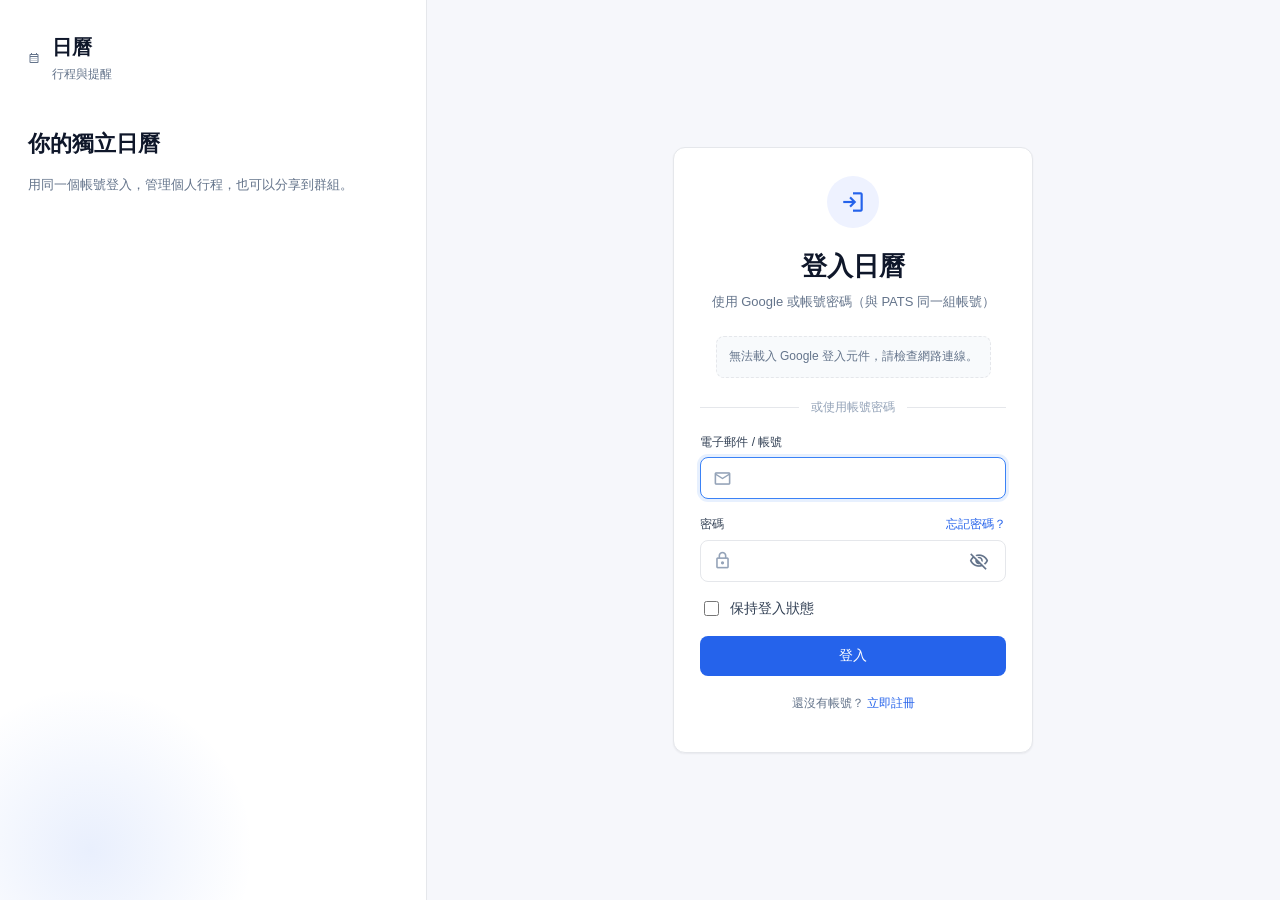
<file: index.html>
<!DOCTYPE html>
<html lang="zh-Hant">
<head>
  <meta charset="utf-8">
  <meta name="viewport" content="width=device-width, initial-scale=1, viewport-fit=cover">
  <title>日曆</title>
  <script>
    if ('serviceWorker' in navigator) {
      navigator.serviceWorker.getRegistrations().then(function (regs) {
        regs.forEach(function (reg) { reg.unregister(); });
      });
      if (window.caches) {
        caches.keys().then(function (keys) {
          keys.forEach(function (key) { caches.delete(key); });
        });
      }
    }
  </script>
  <meta name="description" content="獨立日曆：登入後管理個人與群組行程。">
  <meta name="theme-color" content="#2563eb">
  <link rel="icon" href="data:image/svg+xml,<svg xmlns='http://www.w3.org/2000/svg' viewBox='0 0 32 32'><rect width='32' height='32' rx='8' fill='%232563eb'/><text x='16' y='22' font-size='16' font-family='sans-serif' font-weight='700' fill='white' text-anchor='middle'>日</text></svg>">
  <link rel="preconnect" href="https://script.google.com" crossorigin>
  <link rel="preconnect" href="https://script.googleusercontent.com" crossorigin>
  <link rel="preconnect" href="https://fonts.googleapis.com">
  <link rel="preconnect" href="https://fonts.gstatic.com" crossorigin>
  <link
    href="https://fonts.googleapis.com/css2?family=Material+Symbols+Outlined:opsz,wght,FILL,GRAD@24,400,0,0&icon_names=add,badge,calendar_month,chevron_left,chevron_right,delete_sweep,edit_square,error,key,lock,lock_reset,login,logout,mail,person_add,pin,visibility,visibility_off&display=swap"
    rel="stylesheet">
  <link rel="stylesheet" href="assets/css/styles.css?v=20261031a">
  <link rel="stylesheet" href="assets/css/standalone.css?v=20261031a">
</head>
<body class="cal-site-body">
  <div id="loading" class="loading-veil">
    <div class="spinner" role="status" aria-label="載入中"></div>
  </div>

  <section id="auth" class="auth hidden">
    <aside class="auth-brand">
      <div class="auth-logo">
        <span class="material-symbols-outlined" aria-hidden="true">calendar_month</span>
        <div>
          <h1>日曆</h1>
          <span>行程與提醒</span>
        </div>
      </div>
      <div class="auth-pitch">
        <h2>你的獨立日曆</h2>
        <p>用同一個帳號登入，管理個人行程，也可以分享到群組。</p>
      </div>
    </aside>

    <main class="auth-main">
      <div class="auth-card card">
        <div id="login-panel">
          <div class="auth-mark"><span class="material-symbols-outlined">login</span></div>
          <h2 class="auth-title">登入日曆</h2>
          <p class="auth-sub">使用 Google 或帳號密碼（與 PATS 同一組帳號）</p>
          <div id="google-slot" class="google-slot"></div>
          <div class="auth-divider">或使用帳號密碼</div>
          <form id="login-form" class="auth-form" autocomplete="on">
            <div id="login-error" class="form-error hidden">
              <span class="material-symbols-outlined">error</span>
              <span data-role="text"></span>
            </div>
            <div class="field">
              <label class="field-label" for="login-account"><strong>電子郵件 / 帳號</strong></label>
              <div class="input-wrap">
                <span class="material-symbols-outlined">mail</span>
                <input id="login-account" name="account" type="text" autocomplete="username" required>
              </div>
            </div>
            <div class="field">
              <label class="field-label" for="login-password">
                <strong>密碼</strong>
                <a href="#" id="forgot-link">忘記密碼？</a>
              </label>
              <div class="input-wrap">
                <span class="material-symbols-outlined">lock</span>
                <input id="login-password" name="password" type="password" autocomplete="current-password" required>
                <button type="button" class="icon-btn" data-toggle-password="login-password" aria-label="顯示密碼">
                  <span class="material-symbols-outlined">visibility_off</span>
                </button>
              </div>
            </div>
            <label class="checkbox">
              <input id="login-remember" type="checkbox">
              <span>保持登入狀態</span>
            </label>
            <button id="login-submit" type="submit" class="btn btn-primary btn-block">登入</button>
          </form>
          <p class="auth-footer">還沒有帳號？ <a href="#" id="go-register">立即註冊</a></p>
        </div>

        <div id="register-panel" class="hidden">
          <div class="auth-mark"><span class="material-symbols-outlined">person_add</span></div>
          <h2 class="auth-title">建立帳號</h2>
          <p class="auth-sub" id="register-sub">使用 Google 或填寫資料</p>
          <div id="google-slot-register" class="google-slot"></div>
          <div class="auth-divider" id="register-divider">或自行填寫資料</div>
          <ol class="steps" id="register-steps">
            <li class="step is-active" data-step="1"><span>1</span>填寫資料</li>
            <li class="step" data-step="2"><span>2</span>驗證信箱</li>
          </ol>
          <div id="register-error" class="form-error hidden">
            <span class="material-symbols-outlined">error</span>
            <span data-role="text"></span>
          </div>
          <form id="register-form" class="auth-form" autocomplete="on">
            <div class="field">
              <label class="field-label" for="register-name"><strong>顯示名稱</strong></label>
              <div class="input-wrap">
                <span class="material-symbols-outlined">badge</span>
                <input id="register-name" type="text" maxlength="40" required>
              </div>
            </div>
            <div class="field">
              <label class="field-label" for="register-email"><strong>電子郵件</strong></label>
              <div class="input-wrap">
                <span class="material-symbols-outlined">mail</span>
                <input id="register-email" type="email" autocomplete="email" required>
              </div>
            </div>
            <div class="field">
              <label class="field-label" for="register-password"><strong>密碼</strong></label>
              <div class="input-wrap">
                <span class="material-symbols-outlined">lock</span>
                <input id="register-password" type="password" autocomplete="new-password" required>
                <button type="button" class="icon-btn" data-toggle-password="register-password" aria-label="顯示密碼">
                  <span class="material-symbols-outlined">visibility_off</span>
                </button>
              </div>
            </div>
            <div class="field">
              <label class="field-label" for="register-confirm"><strong>確認密碼</strong></label>
              <div class="input-wrap">
                <span class="material-symbols-outlined">lock_reset</span>
                <input id="register-confirm" type="password" autocomplete="new-password" required>
              </div>
            </div>
            <div class="field hidden" id="invite-field">
              <label class="field-label" for="register-invite"><strong>邀請碼</strong></label>
              <div class="input-wrap">
                <span class="material-symbols-outlined">key</span>
                <input id="register-invite" type="text">
              </div>
            </div>
            <button id="register-submit" type="submit" class="btn btn-primary btn-block">寄送驗證碼</button>
          </form>
          <form id="register-verify-form" class="auth-form hidden">
            <div class="field">
              <label class="field-label" for="register-code"><strong>驗證碼</strong></label>
              <div class="input-wrap">
                <span class="material-symbols-outlined">pin</span>
                <input id="register-code" type="text" inputmode="numeric" maxlength="6" class="code-input" required>
              </div>
            </div>
            <button id="register-verify-submit" type="submit" class="btn btn-primary btn-block">完成註冊</button>
            <button id="register-resend" type="button" class="btn btn-ghost btn-block">沒收到？重新寄送</button>
            <button id="register-back" type="button" class="btn btn-quiet btn-block">上一步</button>
          </form>
          <p class="auth-footer">已經有帳號了？ <a href="#" id="go-login">返回登入</a></p>
        </div>

        <div id="reset-panel" class="hidden">
          <div class="auth-mark"><span class="material-symbols-outlined">lock_reset</span></div>
          <h2 class="auth-title">重設密碼</h2>
          <p class="auth-sub" id="reset-sub">輸入電子郵件，我們會寄驗證碼</p>
          <ol class="steps" id="reset-steps">
            <li class="step is-active" data-step="1"><span>1</span>驗證信箱</li>
            <li class="step" data-step="2"><span>2</span>輸入驗證碼</li>
            <li class="step" data-step="3"><span>3</span>設定新密碼</li>
          </ol>
          <div id="reset-error" class="form-error hidden">
            <span class="material-symbols-outlined">error</span>
            <span data-role="text"></span>
          </div>
          <form id="reset-email-form" class="auth-form">
            <div class="field">
              <label class="field-label" for="reset-email"><strong>電子郵件</strong></label>
              <div class="input-wrap">
                <span class="material-symbols-outlined">mail</span>
                <input id="reset-email" type="email" required>
              </div>
            </div>
            <button id="reset-email-submit" type="submit" class="btn btn-primary btn-block">寄送驗證碼</button>
          </form>
          <form id="reset-code-form" class="auth-form hidden">
            <div class="field">
              <label class="field-label" for="reset-code"><strong>驗證碼</strong></label>
              <div class="input-wrap">
                <span class="material-symbols-outlined">pin</span>
                <input id="reset-code" type="text" inputmode="numeric" maxlength="6" class="code-input" required>
              </div>
            </div>
            <button id="reset-code-submit" type="submit" class="btn btn-primary btn-block">驗證</button>
            <button id="reset-resend" type="button" class="btn btn-ghost btn-block">重新寄送</button>
          </form>
          <form id="reset-password-form" class="auth-form hidden">
            <div class="field">
              <label class="field-label" for="reset-new"><strong>新密碼</strong></label>
              <div class="input-wrap">
                <span class="material-symbols-outlined">lock</span>
                <input id="reset-new" type="password" autocomplete="new-password" required>
                <button type="button" class="icon-btn" data-toggle-password="reset-new" aria-label="顯示密碼">
                  <span class="material-symbols-outlined">visibility_off</span>
                </button>
              </div>
            </div>
            <div class="field">
              <label class="field-label" for="reset-confirm"><strong>確認新密碼</strong></label>
              <div class="input-wrap">
                <span class="material-symbols-outlined">lock_reset</span>
                <input id="reset-confirm" type="password" autocomplete="new-password" required>
              </div>
            </div>
            <button id="reset-password-submit" type="submit" class="btn btn-primary btn-block">更新密碼並登入</button>
          </form>
          <p class="auth-footer"><a href="#" id="reset-back">返回登入</a></p>
        </div>
      </div>
    </main>
  </section>

  <div id="app" class="cal-site hidden">
    <header class="cal-site-bar">
      <div class="cal-site-brand">
        <span class="material-symbols-outlined">calendar_month</span>
        <span>日曆</span>
      </div>
      <div class="cal-site-user">
        <span id="me-name"></span>
        <button type="button" class="btn btn-ghost" id="logout-btn">登出</button>
      </div>
    </header>
    <section class="settings-pane calendar-pane scroll-y" id="calendar-pane"></section>
  </div>

  <div id="modal-root"></div>
  <div id="menu-root"></div>
  <div class="toast-stack" id="toast-root"></div>

  <script defer src="assets/js/config.js?v=20261031a"></script>
  <script defer src="assets/js/core.js?v=20261031a"></script>
  <script defer src="assets/js/auth.js?v=20261031a"></script>
  <script defer src="assets/js/calendar.js?v=20261031b"></script>
  <script defer src="assets/js/boot.js?v=20261031a"></script>
  <script>
    document.addEventListener('DOMContentLoaded', function () {
      var btn = document.getElementById('logout-btn');
      if (btn) btn.addEventListener('click', function () {
        if (window.PatsAuth) PatsAuth.logout({ relogin: true });
      });
    });
  </script>
</body>
</html>
</file>
<file: assets/css/styles.css>
/* =====================================================================
   PATS — 設計系統
   ===================================================================== */

:root {
  --brand-50:  #eef2ff;
  --brand-100: #e0e7ff;
  --brand-200: #c7d2fe;
  --brand-500: #3b82f6;
  --brand-600: #2563eb;
  --brand-700: #1d4ed8;
  --brand-900: #1e3a8a;

  --ink-900: #0f172a;
  --ink-700: #334155;
  --ink-500: #64748b;
  --ink-400: #94a3b8;
  --ink-300: #cbd5e1;

  --line:      #e5e7eb;
  --line-soft: #f1f5f9;

  --surface:      #ffffff;
  --surface-sunk: #f8fafc;
  --surface-rail: #ffffff;
  --canvas:       #f6f7fb;

  --danger:  #dc2626;
  --success: #16a34a;
  --warning: #d97706;

  --r-sm: 6px;
  --r-md: 8px;
  --r-lg: 12px;
  --r-xl: 16px;
  --r-full: 999px;

  --shadow-sm: 0 1px 2px rgba(15, 23, 42, .06);
  --shadow-md: 0 4px 12px rgba(15, 23, 42, .06);
  --shadow-lg: 0 12px 32px rgba(15, 23, 42, .10);

  --rail-w: 224px;
  --list-w: 288px;
  --header-h: 52px;

  --ease: cubic-bezier(.4, 0, .2, 1);
}

* { box-sizing: border-box; }

html, body {
  height: 100%;
  margin: 0;
}

body {
  font-family: "Microsoft JhengHei", "PingFang TC", -apple-system, BlinkMacSystemFont,
               "Segoe UI", Roboto, "Helvetica Neue", Arial, sans-serif;
  font-size: 14px;
  line-height: 1.55;
  color: var(--ink-900);
  background: var(--canvas);
  -webkit-font-smoothing: antialiased;
  overflow: hidden;
}

button, input, select, textarea { font: inherit; color: inherit; }
button { cursor: pointer; border: none; background: none; padding: 0; }
a { color: var(--brand-600); text-decoration: none; }
a:hover { text-decoration: underline; }

.material-symbols-outlined {
  font-variation-settings: 'FILL' 0, 'wght' 400, 'GRAD' 0, 'opsz' 24;
  user-select: none;
  line-height: 1;
}

.hidden { display: none !important; }
.sr-only {
  position: absolute; width: 1px; height: 1px; padding: 0; margin: -1px;
  overflow: hidden; clip: rect(0 0 0 0); white-space: nowrap; border: 0;
}

/* ------------------------------------------------------------- 捲軸樣式 */

.scroll-y { overflow-y: auto; overscroll-behavior: contain; }
.scroll-y::-webkit-scrollbar { width: 8px; }
.scroll-y::-webkit-scrollbar-thumb {
  background: var(--ink-300); border-radius: var(--r-full);
  border: 2px solid transparent; background-clip: content-box;
}
.scroll-y::-webkit-scrollbar-thumb:hover { background: var(--ink-400); background-clip: content-box; }
.scroll-y::-webkit-scrollbar-track { background: transparent; }

/* ================================================================ 元件 */

.btn {
  display: inline-flex; align-items: center; justify-content: center; gap: 8px;
  height: 40px; padding: 0 18px;
  border-radius: var(--r-md);
  font-weight: 500; white-space: nowrap;
  transition: background-color .15s var(--ease), border-color .15s var(--ease),
              color .15s var(--ease), box-shadow .15s var(--ease);
}
.btn:disabled { opacity: .55; cursor: not-allowed; }
.btn .material-symbols-outlined { font-size: 18px; }

.btn-primary { background: var(--brand-600); color: #fff; }
.btn-primary:hover:not(:disabled) { background: var(--brand-700); }

.btn-outline {
  background: var(--surface); color: var(--brand-600);
  border: 1px solid var(--brand-200);
}
.btn-outline:hover:not(:disabled) { background: var(--brand-50); border-color: var(--brand-500); }

.btn-ghost { background: transparent; color: var(--ink-700); border: 1px solid var(--line); }
.btn-ghost:hover:not(:disabled) { background: var(--surface-sunk); }

.btn-quiet { color: var(--ink-500); }
.btn-quiet:hover:not(:disabled) { color: var(--ink-900); }

.btn-danger { background: transparent; color: var(--danger); font-weight: 500; }
.btn-danger:hover:not(:disabled) { text-decoration: underline; }

.btn-block { width: 100%; }

.icon-btn {
  display: inline-flex; align-items: center; justify-content: center;
  width: 34px; height: 34px; border-radius: var(--r-md);
  color: var(--ink-500);
  transition: background-color .15s var(--ease), color .15s var(--ease);
}
.icon-btn:hover { background: var(--surface-sunk); color: var(--ink-900); }
.icon-btn .material-symbols-outlined { font-size: 20px; }

.field { display: flex; flex-direction: column; gap: 6px; }
.field-label {
  display: flex; align-items: center; justify-content: space-between;
  font-size: 12px; color: var(--ink-500);
}
.field-label strong { font-weight: 500; color: var(--ink-700); }

.input-wrap {
  display: flex; align-items: center; gap: 8px;
  height: 42px; padding: 0 12px;
  background: var(--surface);
  border: 1px solid var(--line); border-radius: var(--r-md);
  transition: border-color .15s var(--ease), box-shadow .15s var(--ease);
}
.input-wrap:focus-within {
  border-color: var(--brand-500);
  box-shadow: 0 0 0 3px rgba(59, 130, 246, .12);
}
.input-wrap > .material-symbols-outlined { font-size: 19px; color: var(--ink-400); }
.input-wrap input {
  flex: 1; min-width: 0; height: 100%;
  border: none; outline: none; background: transparent;
}
.input-wrap input::placeholder { color: var(--ink-400); }
.input-wrap .icon-btn { width: 28px; height: 28px; }

.input {
  height: 42px; padding: 0 12px; width: 100%;
  background: var(--surface);
  border: 1px solid var(--line); border-radius: var(--r-md);
  outline: none;
  transition: border-color .15s var(--ease), box-shadow .15s var(--ease);
}
textarea.input {
  height: auto;
  min-height: 84px;
  padding: 10px 12px;
  line-height: 1.45;
  resize: vertical;
}
select.input { appearance: auto; background-color: var(--surface); }
.input:focus { border-color: var(--brand-500); box-shadow: 0 0 0 3px rgba(59, 130, 246, .12); }

.checkbox { display: inline-flex; align-items: center; gap: 8px; color: var(--ink-700); cursor: pointer; }
.checkbox input { width: 15px; height: 15px; accent-color: var(--brand-600); cursor: pointer; }

.avatar {
  flex: none; display: grid; place-items: center;
  width: 40px; height: 40px; border-radius: var(--r-full);
  background: var(--brand-100); color: var(--brand-700);
  font-weight: 600; font-size: 14px;
  object-fit: cover; overflow: hidden;
  flex-shrink: 0;
}
.avatar img {
  display: block;
  width: 100%; height: 100%;
  object-fit: cover;
  border-radius: inherit;
}
.avatar-sm { width: 32px; height: 32px; font-size: 12px; }
.avatar-lg { width: 44px; height: 44px; }

.badge {
  display: inline-grid; place-items: center;
  min-width: 20px; height: 20px; padding: 0 6px;
  border-radius: var(--r-full);
  background: var(--brand-600); color: #fff;
  font-size: 11px; font-weight: 600;
}

.card {
  background: var(--surface);
  border: 1px solid var(--line);
  border-radius: var(--r-lg);
  box-shadow: var(--shadow-sm);
}

.empty-state {
  display: flex; flex-direction: column; align-items: center; justify-content: center;
  gap: 12px; padding: 40px 24px; text-align: center; margin: auto;
  max-width: 380px;
}
.empty-state .glyph {
  display: grid; place-items: center;
  width: 96px; height: 96px; border-radius: var(--r-full);
  background: var(--brand-50); color: var(--brand-500);
}
.empty-state .glyph .material-symbols-outlined { font-size: 44px; }
.empty-state h3 { margin: 4px 0 0; font-size: 18px; font-weight: 600; }
.empty-state p { margin: 0; color: var(--ink-500); font-size: 13px; }

/* =============================================================== 登入頁 */

.auth {
  display: grid;
  grid-template-columns: minmax(300px, 1fr) 2fr;
  height: 100vh; height: 100dvh;
}

.auth-brand {
  position: relative; overflow: hidden;
  display: flex; flex-direction: column;
  padding: 32px 28px;
  background: var(--surface);
  border-right: 1px solid var(--line);
}
.auth-brand::after {
  content: ''; position: absolute; left: -80px; bottom: -120px;
  width: 340px; height: 340px; border-radius: 50%;
  background: radial-gradient(circle, rgba(37, 99, 235, .10), transparent 68%);
  pointer-events: none;
}
.auth-brand > * { position: relative; z-index: 1; }

.auth-logo { display: flex; align-items: center; gap: 12px; }
.auth-logo-img { width: 48px; height: 48px; flex: none; display: block; }
.auth-logo h1 { margin: 0; font-size: 20px; font-weight: 700; letter-spacing: .5px; }
.auth-logo span { font-size: 12px; color: var(--ink-500); }

.auth-pitch { margin-top: 42px; }
.auth-pitch h2 { margin: 0 0 12px; font-size: 17px; font-weight: 700; }
.auth-pitch p { margin: 0; color: var(--ink-500); font-size: 13px; line-height: 1.9; }

.auth-note {
  margin-top: auto; display: flex; align-items: center; gap: 8px;
  color: var(--brand-600); font-size: 12px;
}
.auth-note .material-symbols-outlined { font-size: 18px; color: var(--ink-400); }

.auth-main {
  display: grid; place-items: center;
  padding: 24px;
  background: var(--canvas);
  overflow-y: auto;
}

.auth-card { width: 100%; max-width: 360px; padding: 28px 26px; }

.auth-mark {
  display: grid; place-items: center; margin: 0 auto 18px;
  width: 52px; height: 52px; border-radius: var(--r-full);
  background: var(--brand-50); color: var(--brand-600);
}
.auth-mark .material-symbols-outlined { font-size: 26px; }

.auth-title { margin: 0; font-size: 26px; font-weight: 700; text-align: center; }
.auth-sub { margin: 6px 0 24px; text-align: center; color: var(--ink-500); font-size: 13px; }

.auth-form { display: flex; flex-direction: column; gap: 16px; }

.auth-divider {
  display: flex; align-items: center; gap: 12px;
  margin: 20px 0 16px; color: var(--ink-400); font-size: 12px;
}
.auth-divider::before, .auth-divider::after {
  content: ''; flex: 1; height: 1px; background: var(--line);
}

/* Google Identity Services 會把官方按鈕渲染進 .google-slot，
   我們只負責讓它水平置中並撐滿卡片寬度。 */
.google-slot { display: flex; justify-content: center; min-height: 42px; }
.google-slot > div { width: 100%; }
/* Android APP 用系統登入，按鈕由我們自己畫 */
.google-slot > .btn-google-native { width: 100%; min-height: 42px; }

.auth-hint {
  margin: 0; padding: 10px 12px;
  background: var(--surface-sunk); border: 1px dashed var(--line);
  border-radius: var(--r-md);
  font-size: 12px; color: var(--ink-500); text-align: center;
}

.auth-footer { margin-top: 18px; text-align: center; font-size: 12px; color: var(--ink-500); }
.auth-download { margin-top: 8px; }
.is-native-app .auth-download, .is-desktop-app .auth-download, .is-ios-browser .auth-download { display: none; }
.auth-ios { display: none; margin-top: 8px; }
.is-ios-browser .auth-ios { display: block; }

.field-note { font-size: 11.5px; color: var(--ink-400); }

/* 忘記密碼的三步驟指示器 */
.steps {
  display: flex;
  align-items: center;
  gap: 6px;
  list-style: none;
  margin: 0 0 18px;
  padding: 0;
}

.step {
  flex: 1;
  display: flex;
  align-items: center;
  gap: 6px;
  font-size: 11.5px;
  color: var(--ink-400);
  white-space: nowrap;
}

.step span {
  display: grid;
  place-items: center;
  width: 20px;
  height: 20px;
  flex: none;
  border-radius: 50%;
  background: var(--surface-sunk);
  border: 1px solid var(--line);
  font-size: 11px;
  font-weight: 600;
}

.step.is-active { color: var(--ink-900); font-weight: 600; }
.step.is-active span { background: var(--brand-600); border-color: var(--brand-600); color: #fff; }
.step.is-done span { background: var(--brand-50); border-color: var(--brand-500); color: var(--brand-700); }

@media (max-width: 380px) {
  .step { font-size: 0; gap: 0; }
  .step span { font-size: 11px; }
}

/* 註冊時的身分選擇 */
.role-group {
  display: grid;
  grid-template-columns: repeat(3, 1fr);
  gap: 8px;
}

.role-btn {
  display: flex;
  flex-direction: column;
  align-items: center;
  gap: 4px;
  padding: 10px 4px;
  border: 1px solid var(--line);
  border-radius: var(--r-md);
  background: var(--surface);
  color: var(--ink-500);
  font-size: 12.5px;
  font-weight: 500;
  cursor: pointer;
  transition: border-color .15s, background .15s, color .15s;
}

.role-btn .material-symbols-outlined { font-size: 20px; }
.role-btn:hover { border-color: var(--brand-500); color: var(--ink-900); }

.role-btn.is-active {
  border-color: var(--brand-600);
  background: var(--brand-50);
  color: var(--brand-700);
  font-weight: 600;
}

.role-hint {
  margin: 8px 0 0;
  font-size: 11.5px;
  color: var(--ink-500);
  line-height: 1.6;
}

/* 信箱：本文輸入框 + 固定網域 */
.email-row {
  display: flex;
  align-items: stretch;
  gap: 6px;
}

.email-row .input-wrap { flex: 1; min-width: 0; }

.email-domain {
  display: flex;
  align-items: center;
  flex: none;
  max-width: 46%;
  padding: 0 10px;
  border: 1px solid var(--line);
  border-radius: var(--r-md);
  background: var(--surface-sunk);
  color: var(--ink-500);
  font-size: 12.5px;
  white-space: nowrap;
}

select.email-domain {
  cursor: pointer;
  color: var(--ink-700);
  appearance: none;
  background-image: none;
}

@media (max-width: 400px) {
  .email-row { flex-direction: column; }
  .email-domain { max-width: none; padding: 8px 10px; }
}

.code-input {
  letter-spacing: 10px;
  font-size: 20px;
  font-weight: 600;
  text-align: center;
}

.form-error {
  display: flex; align-items: center; gap: 8px;
  padding: 9px 12px; border-radius: var(--r-md);
  background: #fef2f2; color: var(--danger); font-size: 12.5px;
}
.form-error .material-symbols-outlined { font-size: 17px; }

/* ============================================================ 應用外框 */

.app {
  display: grid;
  grid-template-columns: var(--rail-w) var(--list-w) minmax(0, 1fr);
  height: 100vh; height: 100dvh;
}
.app[data-list-hidden="true"] { grid-template-columns: var(--rail-w) minmax(0, 1fr); }
.app[data-list-hidden="true"] .list-pane { display: none; }

/* ------------------------------------------------------------- 側邊導覽 */

.rail {
  display: flex; flex-direction: column;
  min-width: 0; padding: 16px 12px;
  background: var(--surface-rail);
  border-right: 1px solid var(--line);
}

.rail-identity {
  display: flex; align-items: center; gap: 12px;
  padding: 4px 8px 20px;
  min-width: 0;
}
.rail-identity .meta { min-width: 0; }
.rail-identity .name {
  font-size: 17px; font-weight: 700; color: var(--brand-900);
  white-space: nowrap; overflow: hidden; text-overflow: ellipsis;
}
.rail-identity .role { font-size: 12px; color: var(--ink-500); }
.rail-identity .status {
  display: flex; align-items: center; gap: 5px;
  font-size: 11.5px; color: var(--success);
}
.rail-identity .status::before {
  content: ''; width: 7px; height: 7px; border-radius: 50%; background: var(--success);
}

.rail-nav { display: flex; flex-direction: column; gap: 2px; }

.rail-link {
  position: relative;
  display: flex; align-items: center; gap: 14px;
  height: 44px; padding: 0 14px;
  border-radius: var(--r-md);
  color: var(--ink-700); font-size: 14px;
  transition: background-color .15s var(--ease), color .15s var(--ease);
}
.rail-link .material-symbols-outlined { font-size: 21px; color: var(--ink-500); }
.rail-link:hover { background: var(--surface-sunk); }
.rail-link.is-active { background: var(--brand-50); color: var(--brand-700); font-weight: 500; }
.rail-link.is-active .material-symbols-outlined { color: var(--brand-600); }
.rail-link.is-active::before {
  content: ''; position: absolute; left: 0; top: 10px; bottom: 10px;
  width: 3px; border-radius: var(--r-full); background: var(--brand-600);
}
.rail-link .count { margin-left: auto; }
.rail-link .label { white-space: nowrap; overflow: hidden; text-overflow: ellipsis; }

.rail-spacer { flex: 1; }
.rail-foot { display: flex; flex-direction: column; gap: 2px; padding-top: 12px; }
.rail-foot .rail-link.is-danger { color: var(--danger); }
.rail-foot .rail-link.is-danger .material-symbols-outlined { color: var(--danger); }

/* ------------------------------------------------------------- 對話列表 */

.list-pane {
  display: flex; flex-direction: column;
  min-width: 0;
  background: var(--surface);
  border-right: 1px solid var(--line);
}

.pane-head {
  display: flex; align-items: center; gap: 10px;
  min-height: var(--header-h); padding: 8px 12px 8px 16px;
  border-bottom: 1px solid var(--line);
}
.pane-head h2 { margin: 0; font-size: 16px; font-weight: 700; color: var(--brand-900); }
.pane-head .hint {
  min-width: 0; font-size: 12px; color: var(--ink-500);
  white-space: nowrap; overflow: hidden; text-overflow: ellipsis;
}
.pane-head .actions { margin-left: auto; display: flex; gap: 2px; }

.pane-search { padding: 12px 14px; }
.pane-search .input-wrap { height: 38px; border-radius: var(--r-full); background: var(--surface-sunk); }

.conv-list { flex: 1; display: flex; flex-direction: column; padding: 0 8px 12px; }

.conv-item {
  flex: none;
  display: flex; align-items: center; gap: 12px;
  width: 100%; padding: 10px 10px;
  border-radius: var(--r-md); text-align: left;
  transition: background-color .12s var(--ease);
}
.conv-item:hover { background: var(--surface-sunk); }
.conv-item.is-active { background: var(--brand-50); }
.conv-item .body { flex: 1; min-width: 0; }
.conv-item .row { display: flex; align-items: baseline; gap: 8px; }
.conv-item .title {
  flex: 1; min-width: 0; font-weight: 500;
  white-space: nowrap; overflow: hidden; text-overflow: ellipsis;
}
.conv-item .time { flex: none; font-size: 11px; color: var(--ink-400); }
.conv-item .preview {
  margin-top: 2px; font-size: 12.5px; color: var(--ink-500);
  white-space: nowrap; overflow: hidden; text-overflow: ellipsis;
}
.conv-item.is-unread .title { font-weight: 700; }
.conv-item.is-unread .preview { color: var(--ink-700); }

/* ---------------------------------------------------------------- 對話 */

.chat-pane {
  display: flex; flex-direction: column;
  min-width: 0;
  min-height: 0; /* 不設時 grid 列會被訊息撐高，輸入框跑出畫面且無法捲動 */
  position: relative;
  background: var(--canvas);
}

.chat-jump {
  position: absolute; right: 20px; bottom: 84px; z-index: 5;
  display: grid; place-items: center;
  width: 44px; height: 44px; border-radius: var(--r-full);
  background: var(--surface); color: var(--ink-700);
  border: 1px solid var(--line);
  box-shadow: 0 6px 18px rgba(15, 23, 42, .16);
  opacity: 0; pointer-events: none; transform: translateY(8px);
  transition: opacity .18s var(--ease), transform .18s var(--ease), background-color .15s var(--ease);
}
.chat-jump.is-visible { opacity: 1; pointer-events: auto; transform: none; }
.chat-jump:hover { background: var(--brand-50); color: var(--brand-700); }
.chat-jump .material-symbols-outlined { font-size: 26px; }
.chat-jump-badge {
  position: absolute; top: -6px; right: -6px;
  min-width: 20px; height: 20px; padding: 0 6px;
  border-radius: var(--r-full);
  background: var(--brand-600); color: #fff;
  font-size: 11px; font-weight: 700; line-height: 20px; text-align: center;
}
@media (prefers-reduced-motion: reduce) {
  .chat-jump { transition: none; }
}

.chat-head {
  display: flex; align-items: center; gap: 10px;
  min-height: var(--header-h); padding: 8px 12px;
  background: var(--surface);
  border-bottom: 1px solid var(--line);
}
.chat-head .meta { flex: 1; min-width: 0; }
.chat-head .title {
  font-weight: 600; white-space: nowrap; overflow: hidden; text-overflow: ellipsis;
}
.chat-head .sub { font-size: 12px; color: var(--ink-500); }
.chat-head .actions {
  margin-left: auto; display: flex; align-items: center; gap: 6px;
  flex-shrink: 0;
}
.chat-back { display: none; }
.call-bar {
  display: none;
  padding: 8px 12px calc(8px + env(safe-area-inset-bottom));
  background: var(--surface);
  border-top: 1px solid var(--line);
}
.call-bar-btn {
  width: 100%;
  height: 44px;
  gap: 8px;
}

.chat-body { flex: 1; min-height: 0; padding: 20px 24px; display: flex; flex-direction: column; gap: 4px; }

.msg-day {
  align-self: center; margin: 14px 0 10px;
  padding: 3px 12px; border-radius: var(--r-full);
  background: var(--surface); border: 1px solid var(--line);
  font-size: 11.5px; color: var(--ink-500);
}

.msg-system {
  align-self: center; margin: 6px 0;
  font-size: 12px; color: var(--ink-500);
}

/* 往上捲載入更早訊息、切換對話時的載入提示 */
.msg-older {
  align-self: center; margin: 8px 0 4px;
  font-size: 12px; color: var(--ink-500);
}
.chat-loading {
  margin: auto; padding: 24px;
  font-size: 13px; color: var(--ink-500);
}

.msg.msg-call-invite {
  max-width: min(680px, 86%);
}
.msg-call-card {
  display: flex;
  align-items: flex-start;
  gap: 12px;
  min-width: 220px;
  padding: 12px 14px;
  border-radius: 14px;
  background: var(--surface);
  border: 1px solid var(--line);
  box-shadow: var(--shadow-sm);
}
.msg.is-mine .msg-call-card {
  background: #eff6ff;
  border-color: #bfdbfe;
}
.msg-call-icon {
  flex: none;
  display: grid;
  place-items: center;
  width: 40px;
  height: 40px;
  border-radius: var(--r-full);
  background: #dcfce7;
  color: #166534;
}
.msg-call-icon .material-symbols-outlined { font-size: 22px; }
.msg-call-body { flex: 1; min-width: 0; }
.msg-call-title { font-size: 14px; font-weight: 600; color: var(--ink-900); }
.msg-call-sub { margin-top: 2px; font-size: 12px; color: var(--ink-500); }
.msg-call-join { margin-top: 10px; width: 100%; }

.msg {
  display: flex; align-items: flex-end; gap: 10px;
  max-width: min(680px, 78%); margin-top: 10px;
}
.msg.is-mine { flex-direction: row-reverse; margin-left: auto; }
.msg.is-tail { margin-top: 2px; }
.msg .avatar { width: 30px; height: 30px; font-size: 11px; }
.msg .stack { min-width: 0; }
.msg .sender { margin-bottom: 3px; font-size: 12px; color: var(--ink-500); }
.msg.is-mine .sender { text-align: right; }

.bubble {
  padding: 9px 13px; border-radius: 14px;
  background: var(--surface); border: 1px solid var(--line);
  box-shadow: var(--shadow-sm);
  white-space: pre-wrap; word-break: break-word;
}
.msg-link {
  color: inherit;
  text-decoration: underline;
  word-break: break-all;
}
.msg-link:hover { opacity: .88; }
.msg.is-mine .msg-link { color: #fff; }
.msg:not(.is-mine) .msg-link { color: var(--brand-700); }
.msg.is-mine .bubble {
  background: var(--brand-600); color: #fff; border-color: var(--brand-600);
}
.msg.is-pending .bubble { opacity: .62; }
.msg .time { margin-top: 4px; font-size: 11px; color: var(--ink-400); }
.msg.is-mine .time { text-align: right; }

.composer {
  display: flex; align-items: flex-end; gap: 10px;
  padding: 12px 16px;
  background: var(--surface);
  border-top: 1px solid var(--line);
}
.composer-attach-wrap {
  position: relative; flex: none;
  width: 42px; height: 42px;
}
.composer-attach {
  display: grid; place-items: center;
  width: 100%; height: 100%; border-radius: var(--r-full);
  color: var(--ink-500); background: var(--surface-sunk);
  border: 1px solid var(--line);
  pointer-events: none; /* 點擊交給覆蓋的 file input（iOS 才能開相簿） */
  transition: background-color .15s var(--ease), color .15s var(--ease);
}
.composer-attach-wrap:hover:not(.is-busy) .composer-attach {
  color: var(--brand-700); background: var(--brand-50);
}
.composer-attach-wrap.is-busy { opacity: .45; }
.composer-attach .material-symbols-outlined { font-size: 22px; }
.composer-file-input {
  position: absolute; inset: 0;
  width: 100%; height: 100%;
  opacity: 0; margin: 0; padding: 0;
  border: 0; cursor: pointer;
  font-size: 16px; /* 避免 iOS 點擊時強制縮放 */
}
.composer-attach-wrap.is-busy .composer-file-input {
  pointer-events: none; cursor: not-allowed;
}
.composer textarea {
  flex: 1; min-height: 42px; max-height: 160px; padding: 10px 14px;
  border: 1px solid var(--line); border-radius: var(--r-lg);
  background: var(--surface-sunk); outline: none; resize: none;
  transition: border-color .15s var(--ease), box-shadow .15s var(--ease);
}
.composer textarea:focus {
  border-color: var(--brand-500); background: var(--surface);
  box-shadow: 0 0 0 3px rgba(59, 130, 246, .12);
}
.composer .send {
  display: grid; place-items: center; flex: none;
  width: 42px; height: 42px; border-radius: var(--r-full);
  background: var(--brand-600); color: #fff;
  transition: background-color .15s var(--ease), transform .12s var(--ease);
}
.composer .send:hover:not(:disabled) { background: var(--brand-700); }
.composer .send:disabled { background: var(--ink-300); cursor: not-allowed; }

.bubble.is-image {
  padding: 4px; overflow: hidden;
  background: transparent; border: 0; box-shadow: none;
}
.msg.is-mine .bubble.is-image { background: transparent; border: 0; }
.msg-image {
  display: block;
  max-width: min(240px, 70vw);
  max-height: 320px;
  width: auto; height: auto;
  border-radius: 12px;
  object-fit: contain; /* cover 會把直向文件裁成怪圖 */
  cursor: zoom-in;
  background: var(--surface-sunk);
}
.msg-image-expired {
  padding: 12px 14px;
  border-radius: 12px;
  background: var(--surface-sunk);
  color: var(--ink-500);
  font-size: 13px;
  border: 1px dashed var(--line);
}
.msg.is-mine .msg-image-expired {
  background: rgba(255,255,255,.16);
  color: rgba(255,255,255,.9);
  border-color: rgba(255,255,255,.28);
}
.img-viewer-backdrop {
  position: fixed; inset: 0; z-index: 80;
  display: flex; align-items: center; justify-content: center;
  padding: 24px 24px calc(88px + env(safe-area-inset-bottom, 0px));
  background: rgba(0,0,0,.78);
  cursor: zoom-out;
}
.img-viewer-pic {
  /* 不可用 100%：父層高度不確定時整個上限失效，長圖會往下溢出被下載列擋住 */
  max-width: min(960px, calc(100vw - 48px));
  max-height: calc(100vh - 112px);
  max-height: calc(100dvh - 112px - env(safe-area-inset-bottom, 0px));
  width: auto; height: auto;
  object-fit: contain;
  border-radius: 8px;
  box-shadow: 0 16px 48px rgba(0,0,0,.45);
  cursor: default;
}
.img-viewer-toolbar {
  position: fixed;
  left: 0; right: 0; bottom: 0;
  z-index: 81;
  display: flex; justify-content: center; align-items: center;
  gap: 12px;
  padding: 16px 20px calc(16px + env(safe-area-inset-bottom, 0px));
  background: linear-gradient(transparent, rgba(0,0,0,.55));
  cursor: default;
}
.img-viewer-download {
  min-width: 120px; min-height: 44px;
  padding: 10px 22px;
  border: 0; border-radius: 999px;
  background: #fff; color: #111;
  font-size: 15px; font-weight: 600;
  cursor: pointer;
  box-shadow: 0 4px 16px rgba(0,0,0,.28);
}
.img-viewer-download:disabled {
  opacity: .55; cursor: not-allowed;
}
.img-viewer-download:hover:not(:disabled) {
  background: #f3f4f6;
}

/* ================================================================ 設定 */

.settings-pane { min-width: 0; background: var(--canvas); overflow-y: auto; }
.settings-inner { max-width: 720px; margin: 0 auto; padding: 36px 24px 56px; }

/* 設定頁：頂端返回列＋分組清單（每組圓角卡片，項目之間細縫分隔） */
.set-page { max-width: 720px; margin: 0 auto; min-height: 100%; }
.set-bar {
  position: sticky; top: 0; z-index: 3;
  display: flex; align-items: center; gap: 12px;
  min-height: 60px; padding: 10px 16px;
  padding-top: max(10px, env(safe-area-inset-top));
  background: var(--canvas);
}
.set-bar-title { margin: 0; font-size: 20px; font-weight: 600; }
.set-back { width: 40px; height: 40px; flex: none; }
.set-back .material-symbols-outlined { font-size: 24px; }
/* 桌機有左側導覽列，設定首頁不需要返回鍵 */
.set-bar.is-home .set-back { display: none; }
.set-bar.is-home { padding-left: 24px; }

.set-body { padding: 0 16px 40px; }
.set-section { margin-top: 18px; }
.set-label {
  margin: 0 0 8px 6px;
  font-size: 13px; font-weight: 600; color: var(--brand-700);
}
.set-group {
  display: flex; flex-direction: column; gap: 2px;
  border-radius: 20px; overflow: hidden;
}
.set-item {
  display: flex; align-items: center; gap: 14px; width: 100%;
  min-height: 64px; padding: 14px 20px;
  background: var(--surface); text-align: left;
  border-radius: 4px;
}
.set-group > .set-item:first-child { border-top-left-radius: 20px; border-top-right-radius: 20px; }
.set-group > .set-item:last-child { border-bottom-left-radius: 20px; border-bottom-right-radius: 20px; }
button.set-item, label.set-item { cursor: pointer; transition: background-color .15s var(--ease); }
button.set-item:hover, label.set-item:hover { background: var(--surface-sunk); }
button.set-item:active, label.set-item:active { background: var(--brand-50); }
.set-text { display: flex; flex-direction: column; gap: 2px; min-width: 0; flex: 1; }
.set-title { font-size: 16px; font-weight: 500; color: var(--ink-900); }
.set-sub { font-size: 13px; color: var(--ink-500); line-height: 1.5; overflow-wrap: anywhere; }
.set-chevron { color: var(--ink-400); font-size: 22px; flex: none; }
.set-item.is-danger .set-title { color: var(--danger); }

.set-radio input { width: 20px; height: 20px; flex: none; accent-color: var(--brand-600); cursor: pointer; }
.set-radio:has(input:checked) { background: var(--brand-50); }

.set-form { flex-direction: column; align-items: stretch; gap: 12px; padding: 18px 20px; cursor: default; }
.set-form-actions { display: flex; justify-content: flex-end; gap: 10px; }

.set-hint { margin: 14px 6px 0; font-size: 13px; color: var(--ink-500); line-height: 1.7; }
.set-actions { display: flex; justify-content: center; margin-top: 24px; }
.set-actions .btn { min-width: 220px; height: 44px; }

.settings-title { margin: 0; font-size: 24px; font-weight: 700; }
.settings-lead { margin: 8px 0 28px; color: var(--ink-500); font-size: 13px; }

.settings-card { padding: 20px 22px; margin-bottom: 20px; }

.settings-card-head { display: flex; gap: 14px; align-items: flex-start; margin-bottom: 18px; }
.settings-card-head .glyph {
  display: grid; place-items: center; flex: none;
  width: 34px; height: 34px; border-radius: var(--r-md);
  background: var(--brand-50); color: var(--brand-600);
}
.settings-card-head .glyph .material-symbols-outlined { font-size: 20px; }
.settings-card-head h3 { margin: 0; font-size: 15px; font-weight: 700; }
.settings-card-head p { margin: 4px 0 0; font-size: 12.5px; color: var(--ink-500); line-height: 1.7; }

.settings-grid { display: grid; grid-template-columns: 1fr 1fr; gap: 16px; }

.field.is-check {
  flex-direction: row;
  align-items: center;
  gap: 10px;
}
.field.is-check .field-label { margin: 0; }
.field.is-check input { width: 18px; height: 18px; accent-color: var(--brand-600); }

.calendar-pane { background: var(--canvas); }
.cal-inner { max-width: 720px; margin: 0 auto; padding: 20px 20px 40px; }
.cal-toolbar {
  display: flex; align-items: center; justify-content: space-between; gap: 12px;
  margin-bottom: 16px;
}
.cal-toolbar h2 { margin: 0; font-size: 22px; font-weight: 700; }
.cal-nav { display: flex; align-items: center; gap: 6px; }
.cal-weekdays, .cal-grid {
  display: grid; grid-template-columns: repeat(7, minmax(0, 1fr)); gap: 6px;
}
.cal-weekdays { margin-bottom: 8px; }
.cal-weekdays span {
  text-align: center; font-size: 12px; font-weight: 600; color: var(--ink-500); padding: 4px 0;
}
.cal-day {
  position: relative;
  display: flex; flex-direction: column; align-items: center; justify-content: flex-start;
  min-height: 56px; padding: 8px 4px 12px;
  border: 1px solid transparent; border-radius: var(--r-lg);
  background: var(--surface); cursor: pointer;
  color: var(--ink-900); font-size: 14px; font-weight: 500;
}
.cal-day.is-muted { color: var(--ink-400); background: transparent; }
.cal-day.is-today { border-color: var(--brand-200); color: var(--brand-700); }
.cal-day.is-selected { background: var(--brand-50); border-color: var(--brand-500); color: var(--brand-700); }
.cal-dot {
  position: absolute; bottom: 6px;
  width: 6px; height: 6px; border-radius: 50%; background: var(--brand-600);
}
.cal-day.is-muted .cal-dot { background: var(--ink-300); }

.cal-day-head {
  display: flex; align-items: center; justify-content: space-between; gap: 12px;
  margin: 22px 0 12px;
}
.cal-day-head h3 { margin: 0; font-size: 16px; font-weight: 700; }
.cal-list { display: flex; flex-direction: column; gap: 8px; }
.cal-item {
  display: flex; align-items: flex-start; gap: 12px;
  width: 100%; padding: 14px 16px;
  background: var(--surface); border: 1px solid var(--line); border-radius: var(--r-xl);
  text-align: left; cursor: pointer;
}
.cal-item:hover { background: var(--surface-sunk); }
.cal-item-time { flex: none; min-width: 72px; font-size: 13px; font-weight: 600; color: var(--brand-700); }
.cal-item-body { min-width: 0; flex: 1; }
.cal-item-title { font-size: 15px; font-weight: 600; color: var(--ink-900); }
.cal-item-meta { margin-top: 4px; font-size: 12px; color: var(--ink-500); }
.cal-chip {
  display: inline-block; margin-right: 6px; padding: 1px 8px;
  border-radius: var(--r-full); font-size: 11px; font-weight: 600;
  background: var(--brand-50); color: var(--brand-700);
}
.cal-chip.is-private { background: var(--line-soft); color: var(--ink-500); }
.cal-empty {
  padding: 28px 16px; text-align: center; color: var(--ink-500); font-size: 14px;
  background: var(--surface); border-radius: var(--r-xl);
}
.cal-status { padding: 20px 8px; color: var(--ink-500); font-size: 13px; text-align: center; }

@media (max-width: 720px) {
  .cal-inner { padding: 12px 12px calc(28px + env(safe-area-inset-bottom)); }
  .cal-day { min-height: 48px; }
}

.admin-user-list { display: flex; flex-direction: column; gap: 10px; }
.admin-loading, .admin-empty {
  padding: 18px 4px; color: var(--ink-500); font-size: 13px; text-align: center;
}
.admin-user-row {
  display: flex; align-items: center; gap: 12px;
  padding: 12px; border: 1px solid var(--line); border-radius: var(--r-md);
  background: var(--surface-sunk);
}
.admin-user-meta { min-width: 0; flex: 1; }
.admin-user-name {
  font-weight: 600; font-size: 14px;
  white-space: nowrap; overflow: hidden; text-overflow: ellipsis;
}
.admin-user-sub {
  margin-top: 2px; font-size: 12px; color: var(--ink-500);
  white-space: nowrap; overflow: hidden; text-overflow: ellipsis;
}
.admin-user-actions { display: flex; flex-wrap: wrap; gap: 6px; justify-content: flex-end; }
.admin-user-actions .btn { height: 34px; padding: 0 12px; font-size: 12.5px; }
.btn.is-danger-text { color: var(--danger); border-color: #fecaca; }
.btn.is-danger-text:hover:not(:disabled) { background: #fef2f2; }

.radio-card {
  display: flex; align-items: center; gap: 12px;
  padding: 12px 16px; margin-bottom: 10px;
  border: 1px solid var(--line); border-radius: var(--r-md);
  background: var(--surface); cursor: pointer;
  transition: border-color .15s var(--ease), background-color .15s var(--ease),
              box-shadow .15s var(--ease);
}
.radio-card:hover { border-color: var(--brand-200); background: var(--surface-sunk); }
.radio-card input { width: 16px; height: 16px; accent-color: var(--brand-600); cursor: pointer; }
.radio-card .label { font-weight: 500; }
.radio-card .desc { font-size: 12px; color: var(--ink-500); }
.radio-card:has(input:checked) {
  border-color: var(--brand-600); background: var(--brand-50);
  box-shadow: inset 3px 0 0 var(--brand-600);
}

.usage-row {
  display: flex; align-items: center; gap: 8px;
  margin-top: 10px; font-size: 12.5px; color: var(--ink-500);
}
.usage-row .material-symbols-outlined { font-size: 18px; }

.settings-actions {
  display: flex; justify-content: flex-end; gap: 12px;
  padding-top: 20px; border-top: 1px solid var(--line);
}

.tip-card {
  padding: 20px; text-align: center;
  background: var(--brand-50); border: 1px solid var(--brand-100);
  border-radius: var(--r-lg);
}
.tip-card .glyph {
  display: grid; place-items: center; margin: 0 auto 12px;
  width: 40px; height: 40px; border-radius: var(--r-full);
  background: var(--surface); color: var(--brand-600);
}
.tip-card h4 { margin: 0 0 8px; font-size: 14px; font-weight: 700; color: var(--brand-900); }
.tip-card p { margin: 0; font-size: 12px; color: var(--ink-500); line-height: 1.8; }

/* 帳號切換頁 */
.switch-wrap { display: grid; place-items: center; min-height: 100%; padding: 24px; }
.switch-card {
  position: relative; overflow: hidden;
  width: 100%; max-width: 384px; padding: 34px 32px 28px; text-align: center;
}
.switch-card::before {
  content: ''; position: absolute; inset: 0 0 auto; height: 4px;
  background: linear-gradient(90deg, var(--brand-600) 0 45%, var(--brand-100) 45%);
}
.switch-card .switch-head {
  text-align: left; font-size: 17px; font-weight: 700; color: var(--ink-900);
}
.switch-card .glyph {
  display: grid; place-items: center; margin: 22px auto 20px;
  width: 62px; height: 62px; border-radius: var(--r-full);
  background: var(--brand-50); color: var(--brand-600);
}
.switch-card .glyph .material-symbols-outlined { font-size: 30px; }
.switch-card h3 { margin: 0 0 10px; font-size: 17px; font-weight: 700; }
.switch-card p { margin: 0 0 24px; font-size: 12.5px; color: var(--ink-500); line-height: 1.9; }
.switch-card .btn { width: 100%; height: 44px; }
.switch-card .btn + .btn { margin-top: 12px; }

/* ============================================================== 對話框 */

.modal-backdrop {
  position: fixed; inset: 0; z-index: 60;
  display: grid; place-items: center; padding: 20px;
  background: rgba(15, 23, 42, .38);
  backdrop-filter: blur(2px);
  animation: fade-in .16s var(--ease);
}
.modal {
  width: 100%; max-width: 420px; padding: 22px;
  background: var(--surface); border-radius: var(--r-lg);
  box-shadow: var(--shadow-lg);
  animation: pop-in .18s var(--ease);
}
.modal h3 { margin: 0 0 6px; font-size: 17px; font-weight: 700; }
.modal .lead { margin: 0 0 18px; font-size: 12.5px; color: var(--ink-500); white-space: pre-line; }
.modal .fields { display: flex; flex-direction: column; gap: 14px; }
.modal .actions { display: flex; justify-content: flex-end; gap: 10px; margin-top: 22px; }

.menu {
  position: fixed; z-index: 70; min-width: 184px; padding: 6px;
  background: var(--surface); border: 1px solid var(--line);
  border-radius: var(--r-md); box-shadow: var(--shadow-lg);
  animation: pop-in .12s var(--ease);
}
.menu button {
  display: flex; align-items: center; gap: 10px;
  width: 100%; padding: 9px 10px; border-radius: var(--r-sm);
  text-align: left; color: var(--ink-700); font-size: 13px;
}
.menu button:hover { background: var(--surface-sunk); }
.menu button.is-danger { color: var(--danger); }
.menu button .material-symbols-outlined { font-size: 18px; }

.toast-stack {
  position: fixed; z-index: 90; left: 50%; bottom: 26px; transform: translateX(-50%);
  display: flex; flex-direction: column; gap: 8px; align-items: center;
  pointer-events: none;
}
.toast {
  padding: 10px 18px; border-radius: var(--r-full);
  background: var(--ink-900); color: #fff; font-size: 13px;
  box-shadow: var(--shadow-lg);
  animation: pop-in .18s var(--ease);
}
.toast.is-error { background: var(--danger); }
.toast.is-success { background: var(--success); }

/* ============================================================== 語音通話 */

.chat-head .call-btn {
  color: #fff;
  background: var(--success);
  width: 40px;
  height: 40px;
}
.chat-head .call-btn:hover { background: #15803d; color: #fff; }
.chat-head .call-btn .material-symbols-outlined { font-size: 22px; }

.signal-badge {
  margin: 0 10px 10px;
  padding: 8px 10px;
  border-radius: var(--r-md);
  font-size: 11px;
  line-height: 1.35;
  text-align: center;
}
.signal-badge.is-ok { background: #dcfce7; color: #166534; }
.signal-badge.is-wait { background: #fef9c3; color: #854d0e; }
.signal-badge.is-bad { background: #fee2e2; color: #991b1b; }

.signal-strip {
  display: none;
  flex: none;
  padding: 6px 12px;
  font-size: 11.5px;
  font-weight: 500;
  text-align: center;
  border-bottom: 1px solid var(--line);
}
.signal-strip.is-ok { background: #dcfce7; color: #166534; }
.signal-strip.is-wait { background: #fef9c3; color: #854d0e; }
.signal-strip.is-bad { background: #fee2e2; color: #991b1b; }

.rail-mobile-only { display: none !important; }
.mobile-me { display: none !important; }

.call-layer {
  position: fixed; inset: 0; z-index: 80;
  display: grid; place-items: center; padding: 20px;
  background: rgba(15, 23, 42, .72);
}
.call-card {
  width: min(380px, 100%); padding: 36px 24px 28px; text-align: center;
  background: linear-gradient(180deg, #0f766e 0%, #115e59 45%, #134e4a 100%);
  color: #fff;
  border-radius: 28px; box-shadow: var(--shadow-lg);
}
.call-card .avatar {
  margin: 0 auto 16px;
  background: rgba(255,255,255,.18);
  color: #fff;
}
.call-card h2 { margin: 0 0 6px; font-size: 22px; color: #fff; }
.call-card p { margin: 0; color: rgba(255,255,255,.82); font-size: 14px; }
.call-remotes {
  position: absolute;
  width: 1px; height: 1px;
  overflow: hidden;
  clip: rect(0 0 0 0);
}
.call-actions { display: flex; justify-content: center; gap: 18px; margin-top: 30px; }
.call-round {
  display: grid; place-items: center;
  width: 60px; height: 60px; border-radius: var(--r-full);
  background: rgba(255,255,255,.16); color: #fff;
}
.call-round.is-danger { background: #ef4444; color: #fff; }
.call-round.is-ok { background: #22c55e; color: #fff; }
.call-round .material-symbols-outlined { font-size: 28px; }
.call-round.is-ok-soft { background: rgba(255,255,255,.22); color: #fff; }
#call-remote { display: none; }

/* 視訊通話：對方畫面鋪滿，自己畫面在右上小窗；撥號／響鈴時自己畫面全螢幕預覽 */
.call-stage { display: none; }
.call-layer.is-video {
  padding: 0;
  place-items: stretch;
  background: #000;
}
.call-layer.is-video .call-stage {
  display: block;
  position: absolute; inset: 0;
  overflow: hidden;
  background: #0b0f14;
}
.call-remote-video {
  display: none;
  width: 100%; height: 100%;
  object-fit: cover;
  background: #000;
}
.call-remote-video.is-contain { object-fit: contain; }
.call-layer.has-remote-video .call-remote-video { display: block; }
.call-local-video {
  position: absolute;
  top: calc(16px + env(safe-area-inset-top));
  right: 16px;
  z-index: 2;
  width: min(28vw, 160px);
  aspect-ratio: 3 / 4;
  object-fit: cover;
  border-radius: 16px;
  border: 2px solid rgba(255,255,255,.35);
  background: #111;
  box-shadow: 0 8px 24px rgba(0,0,0,.35);
  transform: scaleX(-1);
}
.call-layer.is-preview:not(.has-remote-video) .call-local-video {
  top: 0; right: 0;
  width: 100%; height: 100%;
  aspect-ratio: auto;
  border: 0; border-radius: 0;
  box-shadow: none;
}
.call-tap-hint {
  display: none;
  position: absolute; left: 50%; top: 50%;
  transform: translate(-50%, -50%);
  padding: 10px 18px;
  border-radius: var(--r-full);
  background: rgba(0,0,0,.6);
  color: #fff; font-size: 14px;
}
.call-layer.needs-tap .call-tap-hint { display: block; }
.call-layer.is-video .call-card {
  position: relative; z-index: 3;
  width: 100%; height: 100%;
  display: flex; flex-direction: column; justify-content: space-between;
  padding: calc(24px + env(safe-area-inset-top)) 20px calc(28px + env(safe-area-inset-bottom));
  border-radius: 0;
  box-shadow: none;
  background: linear-gradient(to bottom, rgba(0,0,0,.55), transparent 24%, transparent 68%, rgba(0,0,0,.6));
  pointer-events: none;
}
.call-layer.is-video .call-head,
.call-layer.is-video .call-actions { pointer-events: auto; }
.call-layer.is-video .call-head h2,
.call-layer.is-video .call-head p { text-shadow: 0 1px 4px rgba(0,0,0,.6); }
.call-layer.is-video.has-remote-video:not(.remote-cam-off) .call-head .avatar { display: none; }
.call-layer.remote-cam-off .call-remote-video { visibility: hidden; }
.call-local-video.is-back { transform: none; }
.call-remote-note {
  position: absolute; left: 50%; top: 50%;
  transform: translate(-50%, -50%);
  padding: 8px 16px;
  border-radius: var(--r-full);
  background: rgba(255,255,255,.14);
  color: #fff; font-size: 14px;
  white-space: nowrap;
}
.call-layer.is-video .call-round.is-off:not(.is-danger):not(.is-ok) { background: #fff; color: #111827; }
.call-layer.is-video .call-actions { margin-top: 0; }
.call-layer.is-video .call-round:not(.is-danger):not(.is-ok) {
  background: rgba(255,255,255,.2);
  backdrop-filter: blur(6px);
}

/* 群組視訊：1 位對方全螢幕、2 位上下（橫向時左右）分割、3 位 2×2 由自己補第 4 格 */
.call-grid {
  display: none;
  grid-template-columns: 1fr; grid-auto-rows: 1fr;
}
.call-layer.is-group-video .call-remote-video { display: none !important; }
.call-layer.is-group-video .call-grid {
  position: absolute; inset: 0; z-index: 1;
  display: grid; gap: 2px;
}
.call-grid[data-count="0"] { visibility: hidden; }
.call-grid[data-count="2"] { grid-template-rows: 1fr 1fr; }
.call-grid[data-count="3"],
.call-grid[data-count="4"] { grid-template-columns: 1fr 1fr; grid-template-rows: 1fr 1fr; }
@media (min-aspect-ratio: 1/1) {
  .call-grid[data-count="2"] { grid-template-columns: 1fr 1fr; grid-template-rows: 1fr; }
}
.call-tile {
  position: relative;
  min-width: 0; min-height: 0;
  overflow: hidden;
  background: #111827;
}
.call-tile video {
  width: 100%; height: 100%;
  object-fit: cover;
  display: block;
}
.call-tile.cam-off video { visibility: hidden; }
.call-tile-avatar {
  display: none;
  position: absolute; left: 50%; top: 50%;
  transform: translate(-50%, -60%);
  width: 64px; height: 64px;
  place-items: center;
  border-radius: 50%;
  background: rgba(255,255,255,.16);
  color: #fff; font-size: 24px; font-weight: 600;
}
.call-tile.cam-off .call-tile-avatar { display: grid; }
.call-tile-name {
  position: absolute; left: 8px; top: 8px;
  max-width: calc(100% - 16px);
  padding: 2px 10px;
  border-radius: var(--r-full);
  background: rgba(0,0,0,.5);
  color: #fff; font-size: 13px;
  overflow: hidden; text-overflow: ellipsis; white-space: nowrap;
}
.call-tile-note {
  position: absolute; left: 50%; top: 50%;
  transform: translate(-50%, 28px);
  color: rgba(255,255,255,.85); font-size: 13px;
  white-space: nowrap;
}
.call-grid[data-count="2"] .call-tile:first-child .call-tile-name,
.call-grid[data-count="3"] .call-tile:nth-child(-n+2) .call-tile-name,
.call-grid[data-count="4"] .call-tile:nth-child(-n+2) .call-tile-name {
  top: calc(8px + env(safe-area-inset-top));
}
/* 只有一位對方時名字與頂部標題重複 */
.call-grid[data-count="1"] .call-tile-name { display: none; }
.call-layer.grid-4 .call-local-video {
  top: 50%; right: 0;
  width: calc(50% - 1px); height: 50%;
  aspect-ratio: auto;
  border: 0; border-radius: 0;
  box-shadow: none;
}
.call-audio-strip {
  position: absolute; left: 0; right: 0; z-index: 2;
  bottom: calc(132px + env(safe-area-inset-bottom));
  display: flex; flex-wrap: wrap; justify-content: center; gap: 6px;
  padding: 0 16px;
  pointer-events: none;
}
.call-layer:not(.is-group-video) .call-audio-strip { display: none; }
.call-chip {
  padding: 4px 12px;
  border-radius: var(--r-full);
  background: rgba(0,0,0,.55);
  color: #fff; font-size: 13px;
}
.call-chip::after { content: "（語音）"; opacity: .75; }

.loading-veil {
  position: fixed; inset: 0; z-index: 100;
  display: grid; place-items: center;
  background: var(--canvas);
}
.spinner {
  width: 30px; height: 30px; border-radius: 50%;
  border: 3px solid var(--brand-100); border-top-color: var(--brand-600);
  animation: spin .7s linear infinite;
}

@keyframes spin { to { transform: rotate(360deg); } }
@keyframes fade-in { from { opacity: 0; } }
@keyframes pop-in { from { opacity: 0; transform: translateY(6px) scale(.98); } }

/* ============================================================= 響應式 */

/* 中型視窗：導覽列收成圖示 */
@media (max-width: 1100px) {
  :root { --rail-w: 72px; --list-w: 264px; }
  .rail { padding: 16px 10px; align-items: center; }
  .rail-identity { flex-direction: column; gap: 6px; padding: 4px 0 18px; }
  .rail-identity .meta { display: none; }
  .rail-link { justify-content: center; padding: 0; gap: 0; }
  .rail-link .label, .rail-link .count { display: none; }
  .rail-link.is-active::before { display: none; }
  .rail-nav, .rail-foot { width: 100%; }
}

/* 平板：設定頁單欄 */
@media (max-width: 900px) {
  .settings-grid { grid-template-columns: 1fr; }
}

/* 手機：單欄內容 + 底部 Tab；聊天時全螢幕 */
@media (max-width: 720px) {
  :root {
    --rail-w: 0px;
    --list-w: 0px;
    --header-h: 56px;
    --mobile-tab-h: 58px;
  }

  body { overflow: hidden; }

  /* —— 登入頁：品牌精簡、表單為主 —— */
  .auth {
    grid-template-columns: 1fr;
    min-height: 100dvh;
    overflow-y: auto;
  }
  .auth-brand {
    border-right: none;
    border-bottom: 1px solid var(--line);
    padding: 18px 20px 14px;
  }
  .auth-brand::after { display: none; }
  .auth-logo h1 { font-size: 22px; }
  .auth-pitch { margin-top: 10px; }
  .auth-pitch h2 { font-size: 18px; margin: 0; }
  .auth-pitch p { display: none; }
  .auth-note { margin-top: 12px; font-size: 12px; }
  .auth-main {
    padding: 16px 16px calc(28px + env(safe-area-inset-bottom));
    align-items: start;
    place-items: start center;
  }
  .auth-card {
    border: none;
    box-shadow: none;
    background: transparent;
    padding: 12px 0 24px;
    max-width: 420px;
  }
  .auth-title { font-size: 22px; }
  .auth-sub { margin-bottom: 18px; }
  .auth-mark { width: 44px; height: 44px; margin-bottom: 12px; }

  /* —— App 外框 —— */
  .app {
    grid-template-columns: 1fr;
    grid-template-rows: minmax(0, 1fr) auto;
    height: 100dvh;
    max-height: 100dvh;
  }
  .app[data-list-hidden="true"] { grid-template-columns: 1fr; }

  /* 聊天全螢幕：藏底部 Tab，對話區佔滿 */
  .app[data-mobile="chat"] {
    grid-template-rows: minmax(0, 1fr);
  }
  .app[data-mobile="chat"] .rail { display: none; }

  .rail-desktop-only { display: none !important; }
  .rail-mobile-only { display: flex !important; }

  .rail {
    grid-row: 2;
    grid-column: 1;
    flex-direction: column;
    align-items: stretch;
    gap: 0;
    padding: 0;
    border-right: none;
    border-top: 1px solid var(--line);
    background: var(--surface);
    box-shadow: 0 -6px 20px rgba(15, 23, 42, .05);
  }
  .rail-identity,
  .rail-spacer,
  .rail-foot { display: none; }

  .rail-nav {
    display: flex;
    flex-direction: row;
    justify-content: space-around;
    align-items: stretch;
    gap: 0;
    width: 100%;
    padding: 4px 4px calc(4px + env(safe-area-inset-bottom));
  }

  .rail-link {
    position: relative;
    flex: 1;
    flex-direction: column;
    justify-content: center;
    gap: 2px;
    width: auto;
    max-width: none;
    height: var(--mobile-tab-h);
    min-height: var(--mobile-tab-h);
    padding: 6px 2px;
    border-radius: var(--r-md);
    font-size: 10px;
    line-height: 1.2;
  }
  .rail-link .material-symbols-outlined { font-size: 22px; }
  .rail-link .label {
    display: block;
    max-width: 100%;
    font-size: 10px;
    white-space: nowrap;
    overflow: hidden;
    text-overflow: ellipsis;
  }
  .rail-link .count {
    position: absolute;
    top: 4px;
    left: 50%;
    margin-left: 6px;
  }
  .rail-link.is-active::before { display: none; }
  .rail-link.is-active {
    background: transparent;
    color: var(--brand-700);
  }
  .rail-link.is-active .material-symbols-outlined { color: var(--brand-600); }

  .list-pane,
  .chat-pane,
  .settings-pane,
  #guardian-pane {
    grid-row: 1;
    grid-column: 1;
    border-right: none;
    min-height: 0;
    height: 100%;
    max-height: 100%;
  }

  .signal-strip { display: block; }

  /* 列表 ↔ 聊天 互斥 */
  .app[data-mobile="list"] .chat-pane:not(.hidden) { display: none; }
  .app[data-mobile="chat"] .list-pane:not(.hidden) { display: none; }
  .app[data-list-hidden="true"] .list-pane { display: none !important; }
  .app[data-list-hidden="true"] .chat-pane { display: none !important; }
  .app[data-list-hidden="true"] .settings-pane:not(.hidden),
  .app[data-list-hidden="true"] #guardian-pane:not(.hidden) {
    display: block;
  }

  .pane-head {
    padding: 10px 12px 10px 14px;
    min-height: var(--header-h);
    padding-top: max(10px, env(safe-area-inset-top));
  }
  .pane-head h2 { font-size: 18px; }
  .pane-search { padding: 8px 12px 10px; }

  .conv-list { padding: 0 6px calc(8px + env(safe-area-inset-bottom)); }
  .conv-item { padding: 12px 10px; min-height: 64px; }
  .conv-item .title { font-size: 15px; }
  .conv-item .preview { font-size: 13px; }

  .chat-back { display: inline-flex; }
  .chat-head {
    padding: 8px 10px;
    padding-top: max(8px, env(safe-area-inset-top));
    gap: 8px;
  }
  .chat-head .title { font-size: 16px; }
  .chat-body {
    padding: 12px 12px 8px;
    -webkit-overflow-scrolling: touch;
  }
  .msg { max-width: 86%; }
  .msg .avatar { display: grid; }
  .bubble { font-size: 15px; padding: 10px 12px; }

  .mobile-me {
    display: grid !important;
    place-items: center;
    width: 36px;
    height: 36px;
    flex: none;
    padding: 0;
    border: none;
    cursor: pointer;
  }

  .composer {
    gap: 8px;
    padding: 8px 10px calc(8px + env(safe-area-inset-bottom));
  }
  .chat-jump {
    right: 12px;
    bottom: calc(72px + env(safe-area-inset-bottom));
  }
  .composer textarea {
    min-height: 40px;
    font-size: 16px; /* 避免 iOS 聚焦放大 */
  }
  .call-bar { display: none !important; }
  .chat-head .call-btn {
    width: 44px;
    height: 44px;
    min-width: 44px;
  }

  .settings-inner {
    padding: 20px 16px calc(28px + env(safe-area-inset-bottom));
  }
  .settings-title { font-size: 20px; }
  .set-bar { padding-left: 8px; }
  .set-bar.is-home { padding-left: 8px; }
  .set-bar.is-home .set-back { display: inline-flex; }
  .set-body { padding: 0 12px calc(28px + env(safe-area-inset-bottom)); }
  .set-form-actions .btn { flex: 1; }
  .set-actions .btn { width: 100%; }
  .settings-actions { flex-direction: column-reverse; }
  .settings-actions .btn { width: 100%; }

  .admin-user-row { flex-wrap: wrap; }
  .admin-user-actions { width: 100%; }
  .admin-user-actions .btn { flex: 1; }

  .modal-backdrop { padding: 12px; align-items: end; }
  .modal {
    max-width: none;
    width: 100%;
    border-radius: 16px 16px 0 0;
    padding: 18px 16px calc(18px + env(safe-area-inset-bottom));
  }

  .toast-stack { bottom: calc(72px + env(safe-area-inset-bottom)); }
  .app[data-mobile="chat"] ~ .toast-stack,
  body:has(.app[data-mobile="chat"]:not(.hidden)) .toast-stack {
    bottom: calc(24px + env(safe-area-inset-bottom));
  }

  .call-card {
    width: min(100%, 360px);
    border-radius: 24px;
    padding: 28px 20px 24px;
  }
}

@media (prefers-reduced-motion: reduce) {
  *, *::before, *::after {
    animation-duration: .01ms !important;
    transition-duration: .01ms !important;
  }
}
</file>
<file: assets/css/standalone.css>
/* 獨立日曆站：全寬月曆，不含 PATS 聊天外框 */
html, body { height: 100%; }
body.cal-site-body { margin: 0; background: var(--canvas); }

.cal-site {
  display: flex;
  flex-direction: column;
  min-height: 100dvh;
  background: var(--canvas);
}
.cal-site-bar {
  display: flex;
  align-items: center;
  justify-content: space-between;
  gap: 12px;
  padding: 12px 20px;
  padding-top: max(12px, env(safe-area-inset-top));
  background: var(--surface);
  border-bottom: 1px solid var(--line);
}
.cal-site-brand {
  display: flex;
  align-items: center;
  gap: 10px;
  font-weight: 700;
  font-size: 18px;
  color: var(--ink-900);
}
.cal-site-brand .material-symbols-outlined { color: var(--brand-600); }
.cal-site-user { display: flex; align-items: center; gap: 12px; min-width: 0; }
.cal-site-user #me-name {
  font-size: 13px;
  color: var(--ink-500);
  overflow: hidden;
  text-overflow: ellipsis;
  white-space: nowrap;
  max-width: 40vw;
}

.cal-site .calendar-pane {
  flex: 1;
  min-height: 0;
  overflow: auto;
  display: block !important;
}

.auth-brand h1 { letter-spacing: 0; }
.auth-pitch h2 { font-size: 22px; }
</file>
